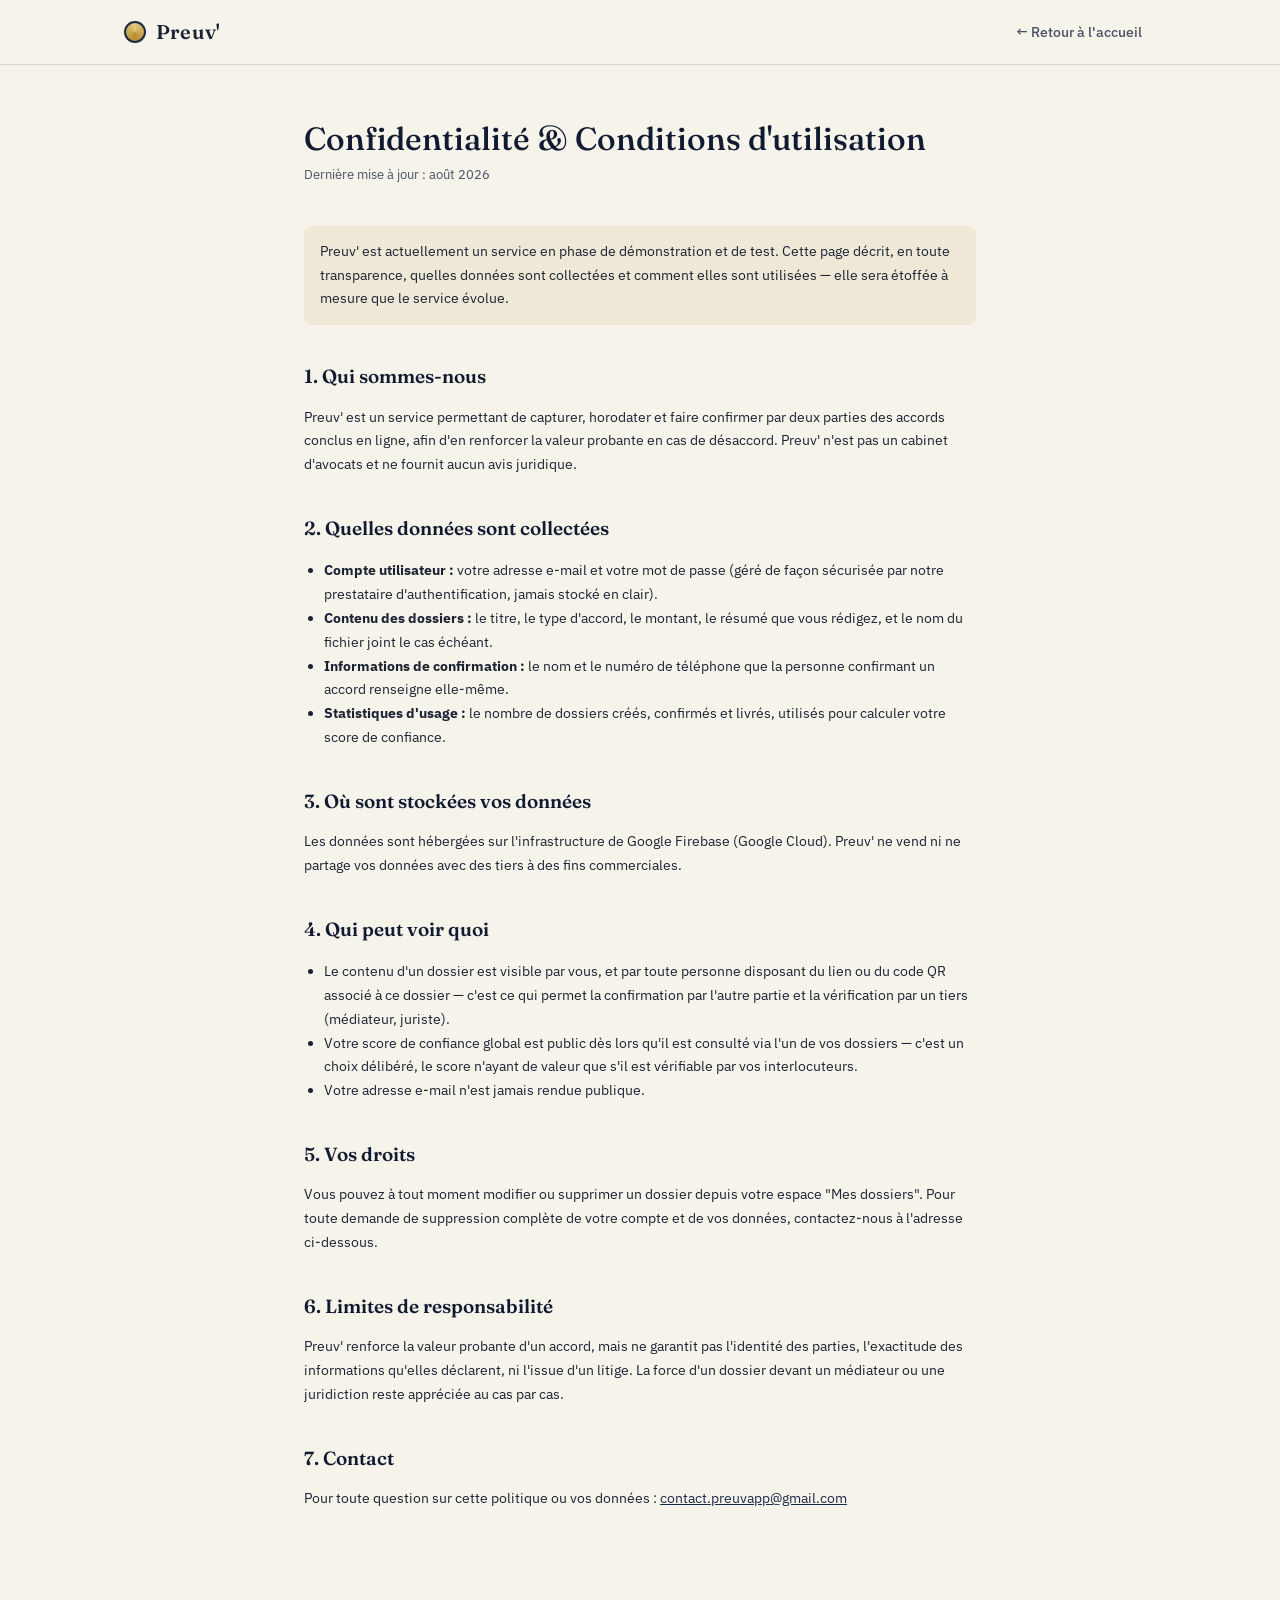
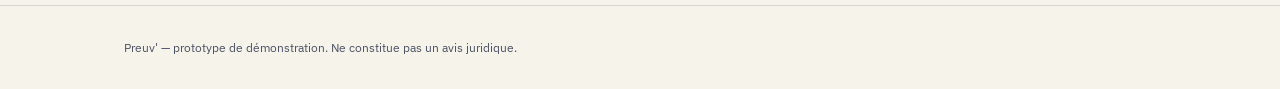
<file: confidentialite (1).html>
<!DOCTYPE html>
<html lang="fr">
<head>
<meta charset="UTF-8">
<meta name="viewport" content="width=device-width, initial-scale=1.0">
<title>Preuv' — Confidentialité & Conditions</title>
<link rel="icon" type="image/svg+xml" href="favicon.svg">
<link rel="preconnect" href="https://fonts.googleapis.com">
<link href="https://fonts.googleapis.com/css2?family=Fraunces:opsz,wght@9..144,400;9..144,500;9..144,600&family=IBM+Plex+Sans:wght@400;500;600&family=IBM+Plex+Mono:wght@400;500&display=swap" rel="stylesheet">
<link rel="stylesheet" href="styles.css">
<style>
  .legal-wrap{max-width:720px;margin:0 auto;padding:56px 24px 80px;}
  .legal-wrap h1{font-family:var(--font-display);font-size:32px;font-weight:500;color:var(--navy-deep);margin:0 0 6px;}
  .legal-wrap .maj{font-size:13px;color:var(--ink-soft);margin:0 0 40px;}
  .legal-wrap h2{font-family:var(--font-display);font-size:19px;font-weight:600;color:var(--navy-deep);margin:36px 0 12px;}
  .legal-wrap p, .legal-wrap li{font-size:14px;line-height:1.7;color:var(--ink);}
  .legal-wrap ul{padding-left:20px;}
  .legal-wrap a{color:var(--navy);}
  .legal-note{background:rgba(183,138,46,0.1);border-radius:8px;padding:14px 16px;font-size:13px;color:#8a6a1f;margin-bottom:32px;}
</style>
</head>
<body>

<header class="topbar">
  <div class="wrap topbar-inner">
    <div class="brand">
      <span class="brand-mark" aria-hidden="true"></span>
      <span class="brand-name">Preuv'</span>
    </div>
    <a href="index.html" class="nav-link" style="text-decoration:none;">← Retour à l'accueil</a>
  </div>
</header>

<main class="legal-wrap">
  <h1>Confidentialité &amp; Conditions d'utilisation</h1>
  <p class="maj">Dernière mise à jour : août 2026</p>

  <p class="legal-note">Preuv' est actuellement un service en phase de démonstration et de test. Cette page décrit, en toute transparence, quelles données sont collectées et comment elles sont utilisées — elle sera étoffée à mesure que le service évolue.</p>

  <h2>1. Qui sommes-nous</h2>
  <p>Preuv' est un service permettant de capturer, horodater et faire confirmer par deux parties des accords conclus en ligne, afin d'en renforcer la valeur probante en cas de désaccord. Preuv' n'est pas un cabinet d'avocats et ne fournit aucun avis juridique.</p>

  <h2>2. Quelles données sont collectées</h2>
  <ul>
    <li><strong>Compte utilisateur :</strong> votre adresse e-mail et votre mot de passe (géré de façon sécurisée par notre prestataire d'authentification, jamais stocké en clair).</li>
    <li><strong>Contenu des dossiers :</strong> le titre, le type d'accord, le montant, le résumé que vous rédigez, et le nom du fichier joint le cas échéant.</li>
    <li><strong>Informations de confirmation :</strong> le nom et le numéro de téléphone que la personne confirmant un accord renseigne elle-même.</li>
    <li><strong>Statistiques d'usage :</strong> le nombre de dossiers créés, confirmés et livrés, utilisés pour calculer votre score de confiance.</li>
  </ul>

  <h2>3. Où sont stockées vos données</h2>
  <p>Les données sont hébergées sur l'infrastructure de Google Firebase (Google Cloud). Preuv' ne vend ni ne partage vos données avec des tiers à des fins commerciales.</p>

  <h2>4. Qui peut voir quoi</h2>
  <ul>
    <li>Le contenu d'un dossier est visible par vous, et par toute personne disposant du lien ou du code QR associé à ce dossier — c'est ce qui permet la confirmation par l'autre partie et la vérification par un tiers (médiateur, juriste).</li>
    <li>Votre score de confiance global est public dès lors qu'il est consulté via l'un de vos dossiers — c'est un choix délibéré, le score n'ayant de valeur que s'il est vérifiable par vos interlocuteurs.</li>
    <li>Votre adresse e-mail n'est jamais rendue publique.</li>
  </ul>

  <h2>5. Vos droits</h2>
  <p>Vous pouvez à tout moment modifier ou supprimer un dossier depuis votre espace "Mes dossiers". Pour toute demande de suppression complète de votre compte et de vos données, contactez-nous à l'adresse ci-dessous.</p>

  <h2>6. Limites de responsabilité</h2>
  <p>Preuv' renforce la valeur probante d'un accord, mais ne garantit pas l'identité des parties, l'exactitude des informations qu'elles déclarent, ni l'issue d'un litige. La force d'un dossier devant un médiateur ou une juridiction reste appréciée au cas par cas.</p>

  <h2>7. Contact</h2>
  <p>Pour toute question sur cette politique ou vos données : <a href="mailto:contact.preuvapp@gmail.com">contact.preuvapp@gmail.com</a></p>
</main>

<footer class="footer">
  <div class="wrap">
    <p>Preuv' — prototype de démonstration. Ne constitue pas un avis juridique.</p>
  </div>
</footer>

</body>
</html>
</file>
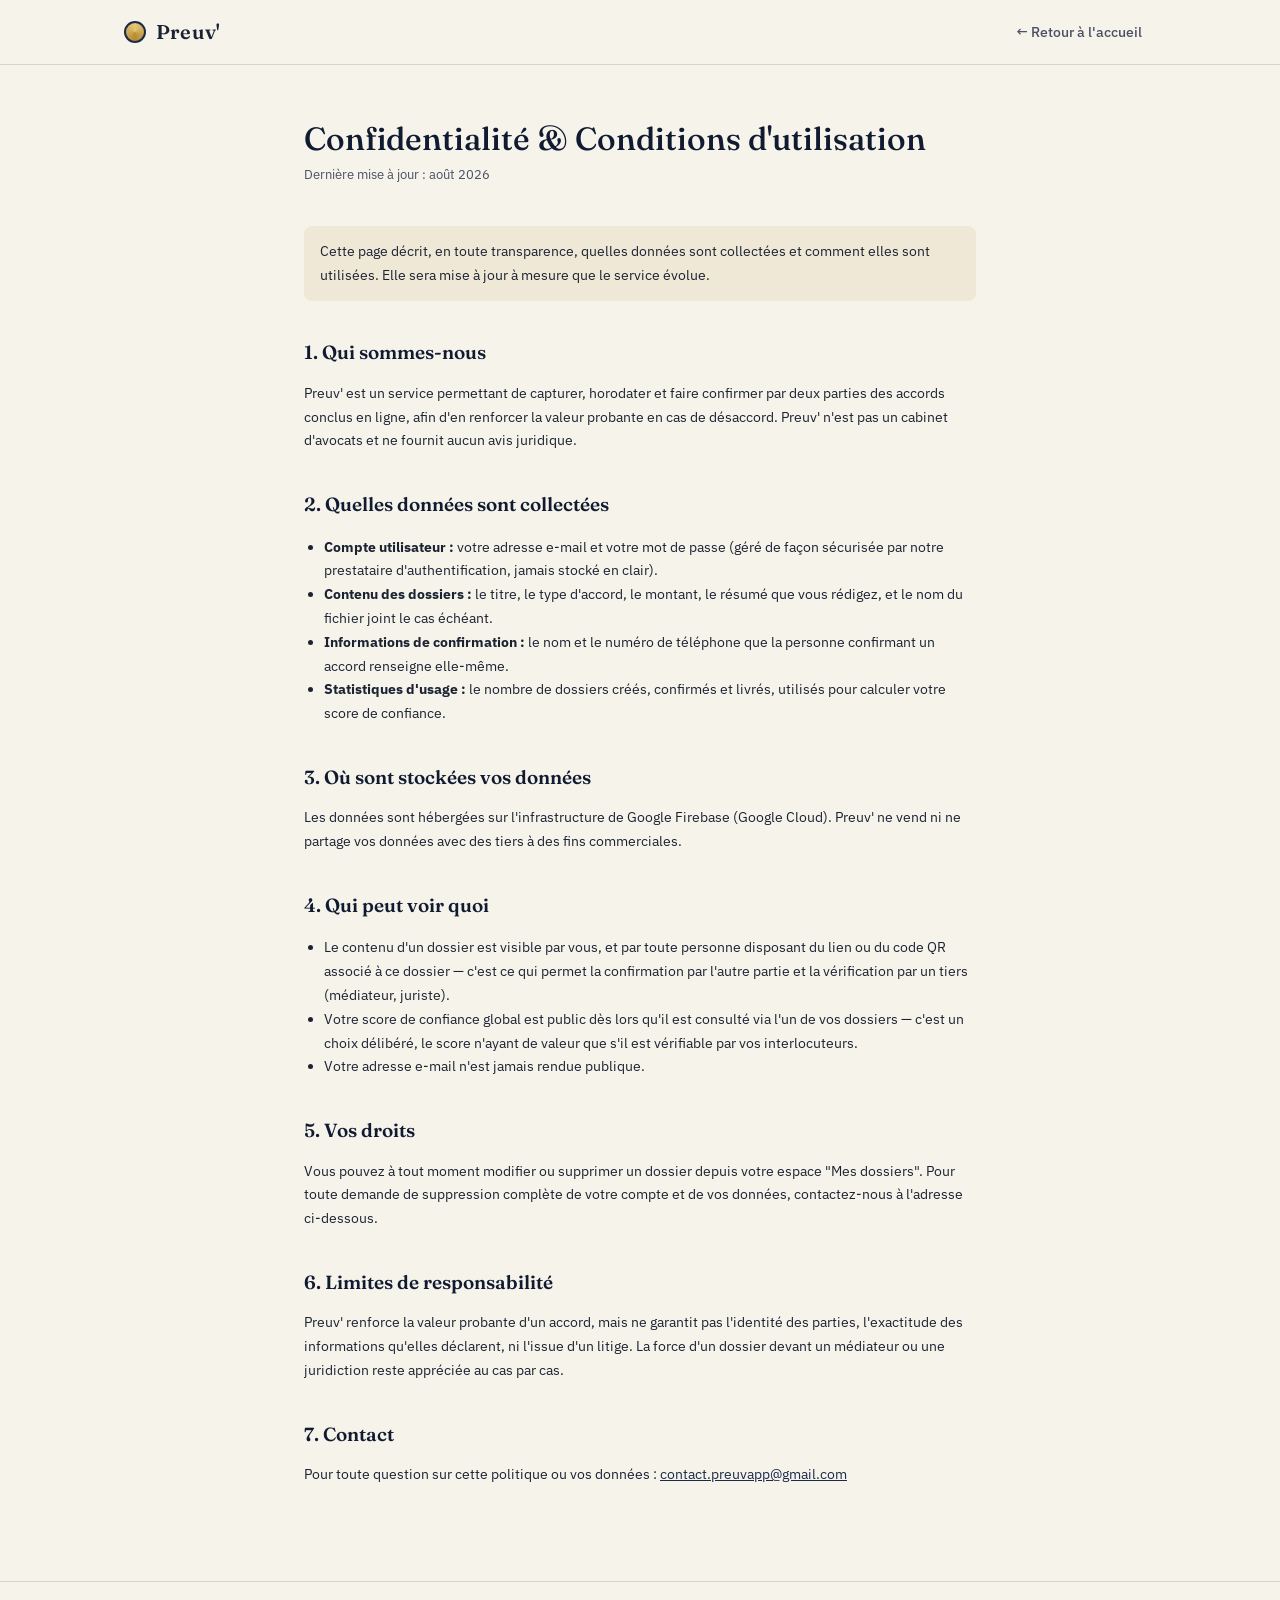
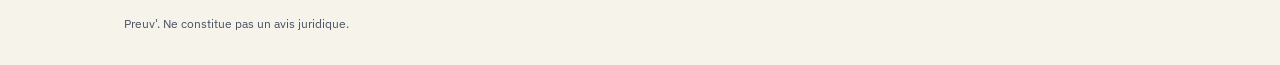
<file: confidentialite.html>
<!DOCTYPE html>
<html lang="fr">
<head>
<meta charset="UTF-8">
<meta name="viewport" content="width=device-width, initial-scale=1.0">
<title>Preuv' — Confidentialité & Conditions</title>
<link rel="icon" type="image/svg+xml" href="favicon.svg">
<link rel="preconnect" href="https://fonts.googleapis.com">
<link href="https://fonts.googleapis.com/css2?family=Fraunces:opsz,wght@9..144,400;9..144,500;9..144,600&family=IBM+Plex+Sans:wght@400;500;600&family=IBM+Plex+Mono:wght@400;500&display=swap" rel="stylesheet">
<link rel="stylesheet" href="styles.css">
<style>
  .legal-wrap{max-width:720px;margin:0 auto;padding:56px 24px 80px;}
  .legal-wrap h1{font-family:var(--font-display);font-size:32px;font-weight:500;color:var(--navy-deep);margin:0 0 6px;}
  .legal-wrap .maj{font-size:13px;color:var(--ink-soft);margin:0 0 40px;}
  .legal-wrap h2{font-family:var(--font-display);font-size:19px;font-weight:600;color:var(--navy-deep);margin:36px 0 12px;}
  .legal-wrap p, .legal-wrap li{font-size:14px;line-height:1.7;color:var(--ink);}
  .legal-wrap ul{padding-left:20px;}
  .legal-wrap a{color:var(--navy);}
  .legal-note{background:rgba(183,138,46,0.1);border-radius:8px;padding:14px 16px;font-size:13px;color:#8a6a1f;margin-bottom:32px;}
</style>
</head>
<body>

<header class="topbar">
  <div class="wrap topbar-inner">
    <div class="brand">
      <span class="brand-mark" aria-hidden="true"></span>
      <span class="brand-name">Preuv'</span>
    </div>
    <a href="index.html" class="nav-link" style="text-decoration:none;">← Retour à l'accueil</a>
  </div>
</header>

<main class="legal-wrap">
  <h1>Confidentialité &amp; Conditions d'utilisation</h1>
  <p class="maj">Dernière mise à jour : août 2026</p>

  <p class="legal-note">Cette page décrit, en toute transparence, quelles données sont collectées et comment elles sont utilisées. Elle sera mise à jour à mesure que le service évolue.</p>

  <h2>1. Qui sommes-nous</h2>
  <p>Preuv' est un service permettant de capturer, horodater et faire confirmer par deux parties des accords conclus en ligne, afin d'en renforcer la valeur probante en cas de désaccord. Preuv' n'est pas un cabinet d'avocats et ne fournit aucun avis juridique.</p>

  <h2>2. Quelles données sont collectées</h2>
  <ul>
    <li><strong>Compte utilisateur :</strong> votre adresse e-mail et votre mot de passe (géré de façon sécurisée par notre prestataire d'authentification, jamais stocké en clair).</li>
    <li><strong>Contenu des dossiers :</strong> le titre, le type d'accord, le montant, le résumé que vous rédigez, et le nom du fichier joint le cas échéant.</li>
    <li><strong>Informations de confirmation :</strong> le nom et le numéro de téléphone que la personne confirmant un accord renseigne elle-même.</li>
    <li><strong>Statistiques d'usage :</strong> le nombre de dossiers créés, confirmés et livrés, utilisés pour calculer votre score de confiance.</li>
  </ul>

  <h2>3. Où sont stockées vos données</h2>
  <p>Les données sont hébergées sur l'infrastructure de Google Firebase (Google Cloud). Preuv' ne vend ni ne partage vos données avec des tiers à des fins commerciales.</p>

  <h2>4. Qui peut voir quoi</h2>
  <ul>
    <li>Le contenu d'un dossier est visible par vous, et par toute personne disposant du lien ou du code QR associé à ce dossier — c'est ce qui permet la confirmation par l'autre partie et la vérification par un tiers (médiateur, juriste).</li>
    <li>Votre score de confiance global est public dès lors qu'il est consulté via l'un de vos dossiers — c'est un choix délibéré, le score n'ayant de valeur que s'il est vérifiable par vos interlocuteurs.</li>
    <li>Votre adresse e-mail n'est jamais rendue publique.</li>
  </ul>

  <h2>5. Vos droits</h2>
  <p>Vous pouvez à tout moment modifier ou supprimer un dossier depuis votre espace "Mes dossiers". Pour toute demande de suppression complète de votre compte et de vos données, contactez-nous à l'adresse ci-dessous.</p>

  <h2>6. Limites de responsabilité</h2>
  <p>Preuv' renforce la valeur probante d'un accord, mais ne garantit pas l'identité des parties, l'exactitude des informations qu'elles déclarent, ni l'issue d'un litige. La force d'un dossier devant un médiateur ou une juridiction reste appréciée au cas par cas.</p>

  <h2>7. Contact</h2>
  <p>Pour toute question sur cette politique ou vos données : <a href="mailto:contact.preuvapp@gmail.com">contact.preuvapp@gmail.com</a></p>
</main>

<footer class="footer">
  <div class="wrap">
    <p>Preuv'. Ne constitue pas un avis juridique.</p>
  </div>
</footer>

</body>
</html>
</file>
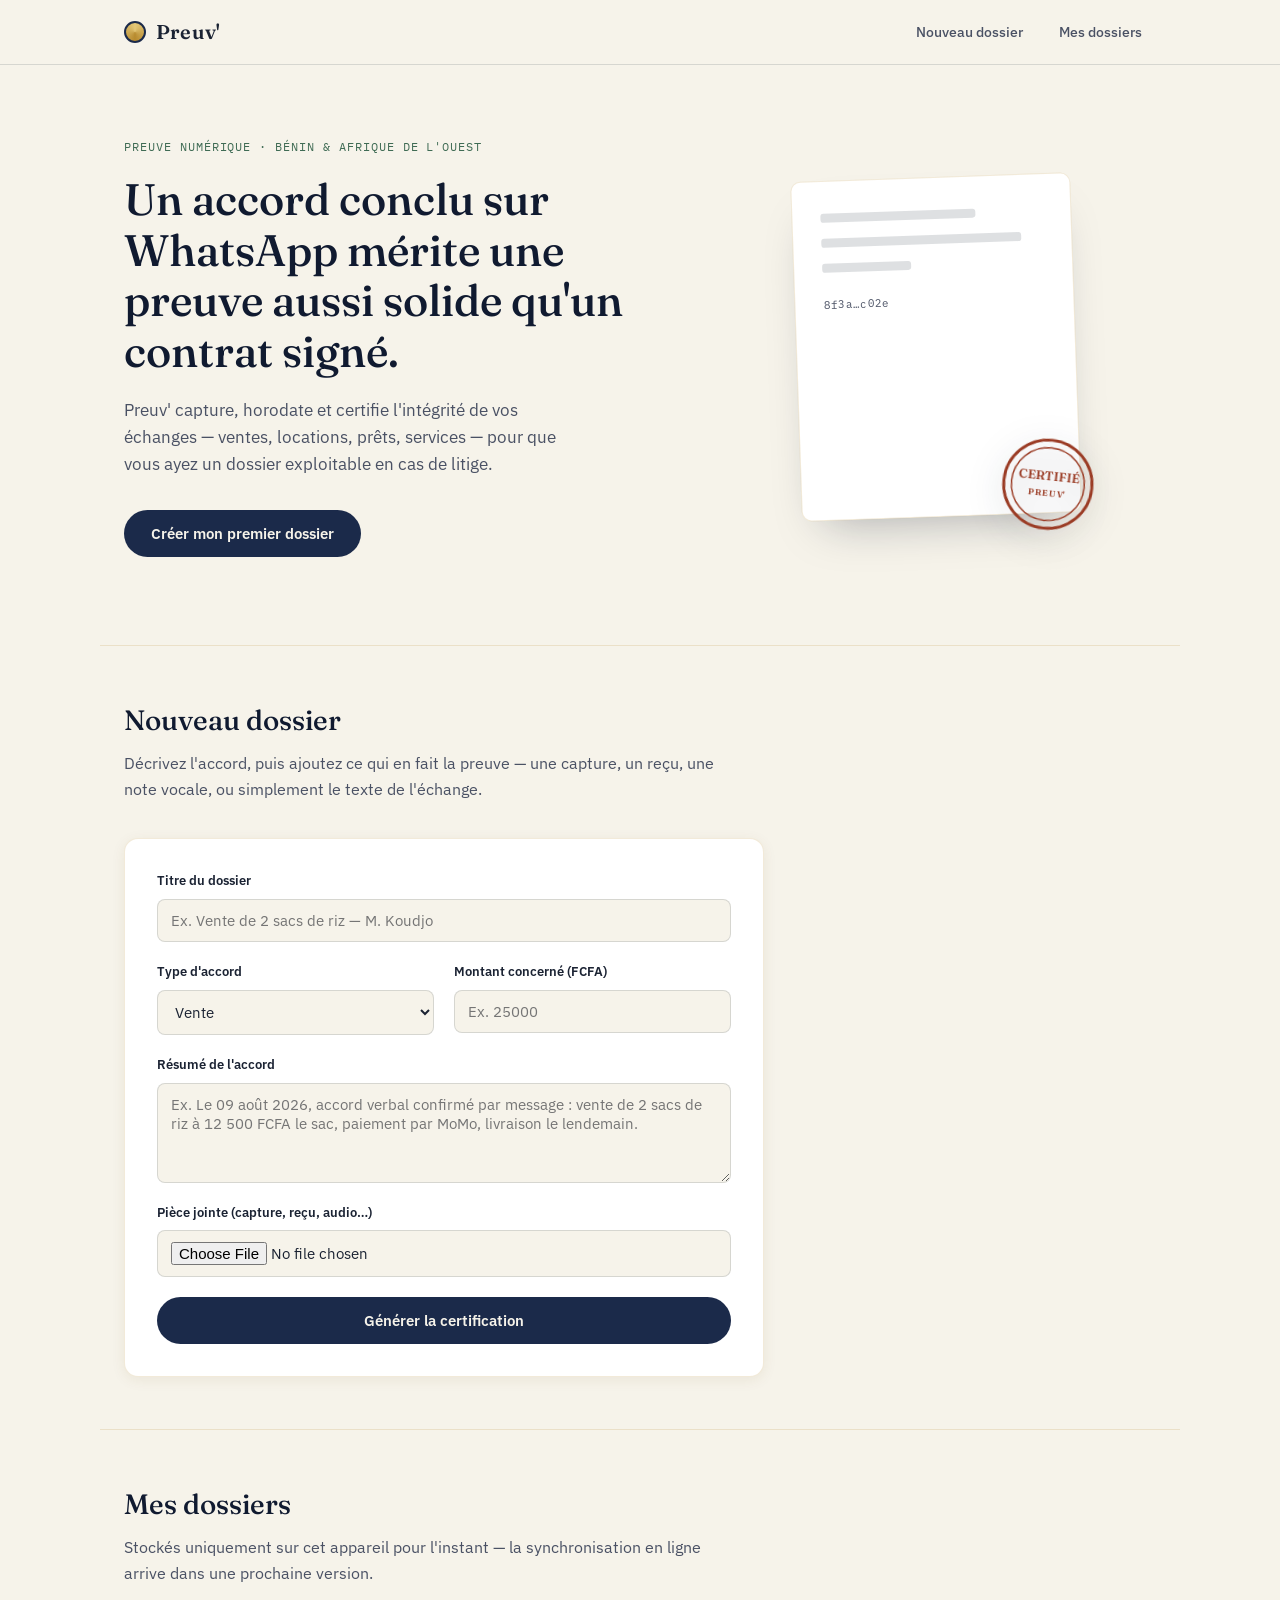
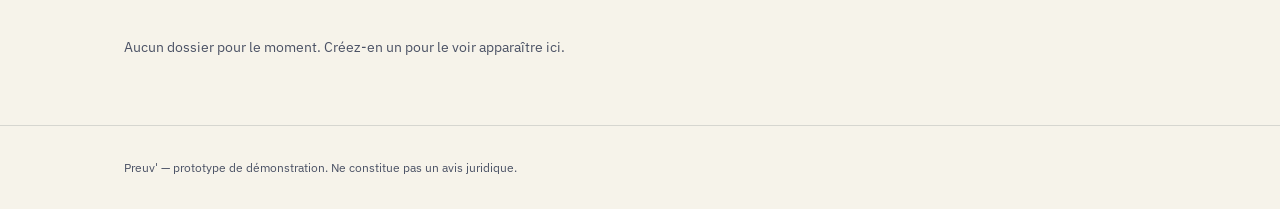
<file: index (1).html>
<!DOCTYPE html>
<html lang="fr">
<head>
<meta charset="UTF-8">
<meta name="viewport" content="width=device-width, initial-scale=1.0">
<title>Preuv' — Certifiez vos échanges</title>
<link rel="icon" type="image/svg+xml" href="favicon.svg">
<link rel="preconnect" href="https://fonts.googleapis.com">
<link href="https://fonts.googleapis.com/css2?family=Fraunces:opsz,wght@9..144,400;9..144,500;9..144,600&family=IBM+Plex+Sans:wght@400;500;600&family=IBM+Plex+Mono:wght@400;500&display=swap" rel="stylesheet">
<link rel="stylesheet" href="styles.css">
</head>
<body>

<header class="topbar">
  <div class="wrap topbar-inner">
    <div class="brand">
      <span class="brand-mark" aria-hidden="true"></span>
      <span class="brand-name">Preuv'</span>
    </div>
    <nav class="topnav">
      <button class="nav-link" data-goto="creer">Nouveau dossier</button>
      <button class="nav-link" data-goto="dossiers">Mes dossiers</button>
    </nav>
  </div>
</header>

<main>

  <section class="hero wrap">
    <div class="hero-text">
      <p class="eyebrow">Preuve numérique · Bénin &amp; Afrique de l'Ouest</p>
      <h1>Un accord conclu sur WhatsApp mérite une preuve aussi solide qu'un contrat signé.</h1>
      <p class="lede">Preuv' capture, horodate et certifie l'intégrité de vos échanges — ventes, locations, prêts, services — pour que vous ayez un dossier exploitable en cas de litige.</p>
      <button class="btn btn-primary" data-goto="creer">Créer mon premier dossier</button>
    </div>
    <div class="hero-visual" aria-hidden="true">
      <div class="doc-card">
        <div class="doc-line w-70"></div>
        <div class="doc-line w-90"></div>
        <div class="doc-line w-40"></div>
        <div class="doc-hash">8f3a…c02e</div>
        <div class="seal" id="heroSeal">
          <svg viewBox="0 0 100 100" class="seal-svg">
            <circle cx="50" cy="50" r="46" />
            <circle cx="50" cy="50" r="38" />
            <text x="50" y="46" text-anchor="middle" class="seal-text">CERTIFIÉ</text>
            <text x="50" y="62" text-anchor="middle" class="seal-text seal-text-sm">PREUV'</text>
          </svg>
        </div>
      </div>
    </div>
  </section>

  <section id="creer" class="panel wrap">
    <h2>Nouveau dossier</h2>
    <p class="panel-sub">Décrivez l'accord, puis ajoutez ce qui en fait la preuve — une capture, un reçu, une note vocale, ou simplement le texte de l'échange.</p>

    <form id="dossierForm" class="form-card">
      <label class="field">
        <span class="field-label">Titre du dossier</span>
        <input type="text" id="titre" placeholder="Ex. Vente de 2 sacs de riz — M. Koudjo" required>
      </label>

      <div class="field-row">
        <label class="field">
          <span class="field-label">Type d'accord</span>
          <select id="type">
            <option>Vente</option>
            <option>Location</option>
            <option>Prêt / dette</option>
            <option>Service</option>
            <option>Autre</option>
          </select>
        </label>
        <label class="field">
          <span class="field-label">Montant concerné (FCFA)</span>
          <input type="number" id="montant" placeholder="Ex. 25000">
        </label>
      </div>

      <label class="field">
        <span class="field-label">Résumé de l'accord</span>
        <textarea id="texte" rows="4" placeholder="Ex. Le 09 août 2026, accord verbal confirmé par message : vente de 2 sacs de riz à 12 500 FCFA le sac, paiement par MoMo, livraison le lendemain."></textarea>
      </label>

      <label class="field">
        <span class="field-label">Pièce jointe (capture, reçu, audio…)</span>
        <input type="file" id="fichier">
      </label>

      <button type="submit" class="btn btn-primary">Générer la certification</button>
    </form>

    <div id="resultat" class="result-card hidden">
      <div class="result-seal-wrap">
        <div class="seal seal-small">
          <svg viewBox="0 0 100 100" class="seal-svg">
            <circle cx="50" cy="50" r="46" />
            <circle cx="50" cy="50" r="38" />
            <text x="50" y="46" text-anchor="middle" class="seal-text">CERTIFIÉ</text>
            <text x="50" y="62" text-anchor="middle" class="seal-text seal-text-sm">PREUV'</text>
          </svg>
        </div>
      </div>
      <h3 id="resTitre">—</h3>
      <dl class="result-grid">
        <div><dt>Horodatage</dt><dd id="resDate">—</dd></div>
        <div><dt>Empreinte numérique (SHA-256)</dt><dd id="resHash" class="mono">—</dd></div>
        <div><dt>Force du dossier</dt><dd id="resForce">—</dd></div>
      </dl>
      <p id="resConseil" class="conseil"></p>
      <div class="result-actions">
        <button class="btn btn-ghost" id="btnImprimer">Exporter en PDF</button>
        <button class="btn btn-ghost" id="btnNouveau">Créer un autre dossier</button>
      </div>
    </div>
  </section>

  <section id="dossiers" class="panel wrap">
    <h2>Mes dossiers</h2>
    <p class="panel-sub">Stockés uniquement sur cet appareil pour l'instant — la synchronisation en ligne arrive dans une prochaine version.</p>
    <div id="listeDossiers" class="dossiers-list">
      <p class="empty">Aucun dossier pour le moment. Créez-en un pour le voir apparaître ici.</p>
    </div>
  </section>

</main>

<footer class="footer">
  <div class="wrap">
    <p>Preuv' — prototype de démonstration. Ne constitue pas un avis juridique.</p>
  </div>
</footer>

<script src="app.js"></script>
</body>
</html>
</file>
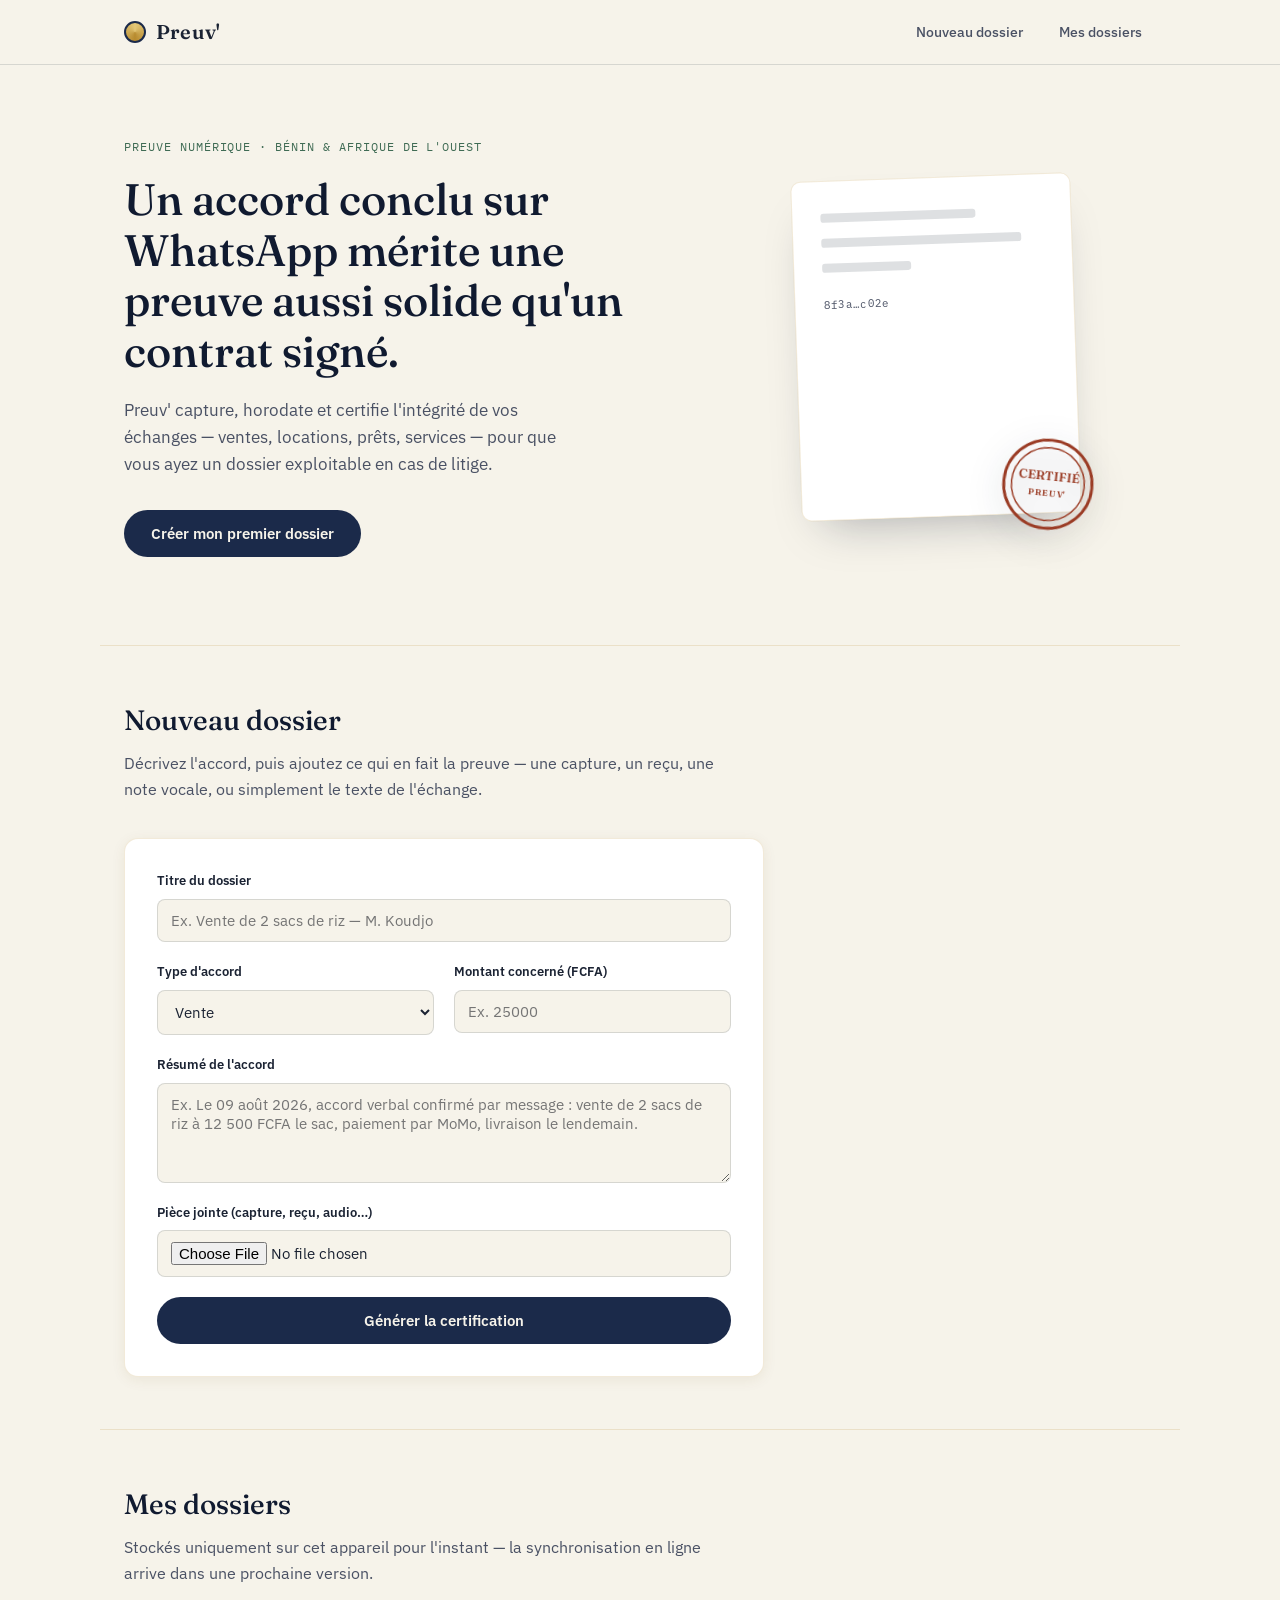
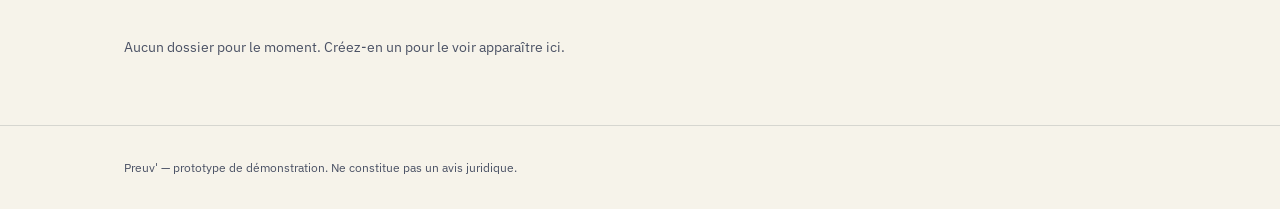
<file: index (2).html>
<!DOCTYPE html>
<html lang="fr">
<head>
<meta charset="UTF-8">
<meta name="viewport" content="width=device-width, initial-scale=1.0">
<title>Preuv' — Certifiez vos échanges</title>
<link rel="icon" type="image/svg+xml" href="favicon.svg">
<link rel="preconnect" href="https://fonts.googleapis.com">
<link href="https://fonts.googleapis.com/css2?family=Fraunces:opsz,wght@9..144,400;9..144,500;9..144,600&family=IBM+Plex+Sans:wght@400;500;600&family=IBM+Plex+Mono:wght@400;500&display=swap" rel="stylesheet">
<link rel="stylesheet" href="styles.css">
</head>
<body>

<header class="topbar" id="topbarNormal">
  <div class="wrap topbar-inner">
    <div class="brand">
      <span class="brand-mark" aria-hidden="true"></span>
      <span class="brand-name">Preuv'</span>
    </div>
    <nav class="topnav">
      <button class="nav-link" data-goto="creer">Nouveau dossier</button>
      <button class="nav-link" data-goto="dossiers">Mes dossiers</button>
    </nav>
  </div>
</header>

<div id="vueConfirmation" class="overlay-view hidden">
  <div class="wrap overlay-wrap">
    <div class="brand brand-center">
      <span class="brand-mark" aria-hidden="true"></span>
      <span class="brand-name">Preuv'</span>
    </div>
    <div class="confirm-card">
      <p class="eyebrow">Dossier à confirmer</p>
      <h2 id="cfTitre">—</h2>
      <dl class="result-grid">
        <div><dt>Type d'accord</dt><dd id="cfType">—</dd></div>
        <div><dt>Montant concerné</dt><dd id="cfMontant">—</dd></div>
        <div><dt>Résumé</dt><dd id="cfTexte">—</dd></div>
        <div><dt>Certifié le</dt><dd id="cfDate">—</dd></div>
        <div><dt>Empreinte numérique</dt><dd id="cfHash" class="mono">—</dd></div>
      </dl>
      <p class="conseil">Vérifiez que ces informations correspondent bien à votre accord avant de confirmer. Une fois confirmé, un certificat horodaté sera généré à votre nom.</p>

      <form id="confirmForm" class="form-card form-card-inline">
        <label class="field">
          <span class="field-label">Votre nom</span>
          <input type="text" id="cfNom" placeholder="Ex. Adjovi Marcel" required>
        </label>
        <label class="field">
          <span class="field-label">Votre téléphone</span>
          <input type="text" id="cfTel" placeholder="Ex. 97 00 00 00" required>
        </label>
        <button type="submit" class="btn btn-primary">Je confirme cet accord</button>
      </form>
    </div>

    <div id="cfResultat" class="confirm-card hidden">
      <div class="result-seal-wrap">
        <div class="seal seal-small">
          <svg viewBox="0 0 100 100" class="seal-svg">
            <circle cx="50" cy="50" r="46" />
            <circle cx="50" cy="50" r="38" />
            <text x="50" y="46" text-anchor="middle" class="seal-text">CONFIRMÉ</text>
            <text x="50" y="62" text-anchor="middle" class="seal-text seal-text-sm">PREUV'</text>
          </svg>
        </div>
      </div>
      <h3>Confirmation enregistrée</h3>
      <p class="conseil">Renvoyez ce lien à la personne qui vous a envoyé le dossier — il lui permettra de vérifier et d'ajouter votre confirmation à son dossier.</p>
      <div class="share-block">
        <div class="share-row">
          <input type="text" id="cfShareLink" class="share-input" readonly>
          <button class="btn btn-primary btn-small" id="btnCopierConfirm">Copier le lien</button>
        </div>
      </div>
      <button class="btn btn-ghost" id="btnImprimerConfirm">Exporter en PDF</button>
    </div>
  </div>
</div>

<div id="vueVerification" class="overlay-view hidden">
  <div class="wrap overlay-wrap">
    <div class="brand brand-center">
      <span class="brand-mark" aria-hidden="true"></span>
      <span class="brand-name">Preuv'</span>
    </div>
    <div class="confirm-card" id="vfCarteValide">
      <div class="result-seal-wrap">
        <div class="seal seal-small">
          <svg viewBox="0 0 100 100" class="seal-svg">
            <circle cx="50" cy="50" r="46" />
            <circle cx="50" cy="50" r="38" />
            <text x="50" y="46" text-anchor="middle" class="seal-text">VÉRIFIÉ</text>
            <text x="50" y="62" text-anchor="middle" class="seal-text seal-text-sm">PREUV'</text>
          </svg>
        </div>
      </div>
      <h3>Confirmation vérifiée ✓</h3>
      <dl class="result-grid">
        <div><dt>Confirmé par</dt><dd id="vfNom">—</dd></div>
        <div><dt>Téléphone</dt><dd id="vfTel">—</dd></div>
        <div><dt>Confirmé le</dt><dd id="vfDate">—</dd></div>
        <div><dt>Empreinte du dossier d'origine</dt><dd id="vfHashOrigine" class="mono">—</dd></div>
      </dl>
      <p class="conseil">L'empreinte de cette confirmation correspond exactement à votre dossier d'origine — elle n'a pas été modifiée. Vous avez maintenant une preuve à deux parties.</p>
      <button class="btn btn-primary" id="btnEnregistrerConfirmation">Enregistrer dans mon dossier</button>
      <button class="btn btn-ghost" id="btnImprimerVerif">Exporter en PDF</button>
    </div>
    <div class="confirm-card hidden" id="vfCarteInvalide">
      <h3>⚠️ Cette confirmation ne correspond à aucun dossier valide</h3>
      <p class="conseil weak">Le lien semble corrompu ou a été modifié. Redemandez un nouveau lien à la personne concernée.</p>
    </div>
  </div>
</div>

<main id="mainNormal">

  <section class="hero wrap">
    <div class="hero-text">
      <p class="eyebrow">Preuve numérique · Bénin &amp; Afrique de l'Ouest</p>
      <h1>Un accord conclu sur WhatsApp mérite une preuve aussi solide qu'un contrat signé.</h1>
      <p class="lede">Preuv' capture, horodate et certifie l'intégrité de vos échanges — ventes, locations, prêts, services — pour que vous ayez un dossier exploitable en cas de litige.</p>
      <button class="btn btn-primary" data-goto="creer">Créer mon premier dossier</button>
    </div>
    <div class="hero-visual" aria-hidden="true">
      <div class="doc-card">
        <div class="doc-line w-70"></div>
        <div class="doc-line w-90"></div>
        <div class="doc-line w-40"></div>
        <div class="doc-hash">8f3a…c02e</div>
        <div class="seal" id="heroSeal">
          <svg viewBox="0 0 100 100" class="seal-svg">
            <circle cx="50" cy="50" r="46" />
            <circle cx="50" cy="50" r="38" />
            <text x="50" y="46" text-anchor="middle" class="seal-text">CERTIFIÉ</text>
            <text x="50" y="62" text-anchor="middle" class="seal-text seal-text-sm">PREUV'</text>
          </svg>
        </div>
      </div>
    </div>
  </section>

  <section id="creer" class="panel wrap">
    <h2>Nouveau dossier</h2>
    <p class="panel-sub">Décrivez l'accord, puis ajoutez ce qui en fait la preuve — une capture, un reçu, une note vocale, ou simplement le texte de l'échange.</p>

    <form id="dossierForm" class="form-card">
      <label class="field">
        <span class="field-label">Titre du dossier</span>
        <input type="text" id="titre" placeholder="Ex. Vente de 2 sacs de riz — M. Koudjo" required>
      </label>

      <div class="field-row">
        <label class="field">
          <span class="field-label">Type d'accord</span>
          <select id="type">
            <option>Vente</option>
            <option>Location</option>
            <option>Prêt / dette</option>
            <option>Service</option>
            <option>Autre</option>
          </select>
        </label>
        <label class="field">
          <span class="field-label">Montant concerné (FCFA)</span>
          <input type="number" id="montant" placeholder="Ex. 25000">
        </label>
      </div>

      <label class="field">
        <span class="field-label">Résumé de l'accord</span>
        <textarea id="texte" rows="4" placeholder="Ex. Le 09 août 2026, accord verbal confirmé par message : vente de 2 sacs de riz à 12 500 FCFA le sac, paiement par MoMo, livraison le lendemain."></textarea>
      </label>

      <label class="field">
        <span class="field-label">Pièce jointe (capture, reçu, audio…)</span>
        <input type="file" id="fichier">
      </label>

      <button type="submit" class="btn btn-primary">Générer la certification</button>
    </form>

    <div id="resultat" class="result-card hidden">
      <div class="result-seal-wrap">
        <div class="seal seal-small">
          <svg viewBox="0 0 100 100" class="seal-svg">
            <circle cx="50" cy="50" r="46" />
            <circle cx="50" cy="50" r="38" />
            <text x="50" y="46" text-anchor="middle" class="seal-text">CERTIFIÉ</text>
            <text x="50" y="62" text-anchor="middle" class="seal-text seal-text-sm">PREUV'</text>
          </svg>
        </div>
      </div>
      <h3 id="resTitre">—</h3>
      <dl class="result-grid">
        <div><dt>Horodatage</dt><dd id="resDate">—</dd></div>
        <div><dt>Empreinte numérique (SHA-256)</dt><dd id="resHash" class="mono">—</dd></div>
        <div><dt>Force du dossier</dt><dd id="resForce">—</dd></div>
      </dl>
      <p id="resConseil" class="conseil"></p>
      <div class="share-block">
        <p class="share-label">Envoyer à l'autre partie pour confirmation</p>
        <div class="share-row">
          <input type="text" id="shareLink" class="share-input" readonly>
          <button class="btn btn-primary btn-small" id="btnCopierLien">Copier le lien</button>
        </div>
        <p class="share-hint">L'autre partie ouvre ce lien, vérifie les détails, et confirme l'accord de son côté — ça crée une preuve à deux, bien plus solide qu'un dossier créé seul.</p>
      </div>

      <div class="result-actions">
        <button class="btn btn-ghost" id="btnImprimer">Exporter en PDF</button>
        <button class="btn btn-ghost" id="btnNouveau">Créer un autre dossier</button>
      </div>
    </div>
  </section>

  <section id="dossiers" class="panel wrap">
    <h2>Mes dossiers</h2>
    <p class="panel-sub">Stockés uniquement sur cet appareil pour l'instant — la synchronisation en ligne arrive dans une prochaine version.</p>
    <div id="listeDossiers" class="dossiers-list">
      <p class="empty">Aucun dossier pour le moment. Créez-en un pour le voir apparaître ici.</p>
    </div>
  </section>

</main>

<footer class="footer" id="footerNormal">
  <div class="wrap">
    <p>Preuv' — prototype de démonstration. Ne constitue pas un avis juridique.</p>
  </div>
</footer>

<script src="app.js"></script>
</body>
</html>
</file>
<file: styles.css>
:root{
  --paper: #F6F3EA;
  --ink: #1B2333;
  --ink-soft: #4A5164;
  --navy: #1B2A4A;
  --navy-deep: #101A30;
  --brass: #B78A2E;
  --brass-light: #E4C878;
  --sage: #3F6B54;
  --rust: #9A3B24;
  --line: rgba(27,35,51,0.14);
  --line-chaude: rgba(183,138,46,0.18);
  --ombre-papier: 0 3px 14px rgba(101,79,31,0.08);
  --radius: 14px;
  --font-display: "Fraunces", serif;
  --font-body: "IBM Plex Sans", sans-serif;
  --font-mono: "IBM Plex Mono", monospace;
}

*{box-sizing:border-box;}
html{scroll-behavior:smooth;}
body{
  margin:0;
  background:var(--paper);
  color:var(--ink);
  font-family:var(--font-body);
  line-height:1.6;
  -webkit-font-smoothing:antialiased;
}

.wrap{
  max-width:1080px;
  margin:0 auto;
  padding:0 24px;
}

/* Topbar */
.topbar{
  border-bottom:1px solid var(--line);
  background:var(--paper);
  position:sticky;
  top:0;
  z-index:10;
}
.topbar-inner{
  display:flex;
  align-items:center;
  justify-content:space-between;
  height:64px;
}
.brand{display:flex;align-items:center;gap:10px;}
.brand-mark{
  width:22px;height:22px;border-radius:50%;
  background:conic-gradient(from 180deg, var(--brass), var(--brass-light), var(--brass));
  border:2px solid var(--navy);
}
.brand-name{
  font-family:var(--font-display);
  font-weight:600;
  font-size:20px;
  letter-spacing:0.01em;
}
.topnav{display:flex;gap:8px;}
.nav-link{
  background:none;border:none;cursor:pointer;
  font-family:var(--font-body);font-size:14px;font-weight:500;
  color:var(--ink-soft);padding:8px 14px;border-radius:999px;
  transition:background 0.15s ease, color 0.15s ease;
}
.nav-link:hover{background:var(--line);color:var(--ink);}

/* Hero */
.hero{
  display:grid;
  grid-template-columns:1.1fr 0.9fr;
  gap:56px;
  align-items:center;
  padding:72px 24px 88px;
}
.eyebrow{
  font-family:var(--font-mono);
  font-size:12px;
  letter-spacing:0.08em;
  text-transform:uppercase;
  color:var(--sage);
  margin:0 0 18px;
}
h1{
  font-family:var(--font-display);
  font-size:clamp(30px, 4vw, 44px);
  font-weight:500;
  line-height:1.15;
  margin:0 0 20px;
  color:var(--navy-deep);
}
.lede{
  font-size:17px;
  color:var(--ink-soft);
  max-width:46ch;
  margin:0 0 32px;
}

.btn{
  font-family:var(--font-body);
  font-weight:600;
  font-size:15px;
  border-radius:999px;
  padding:13px 26px;
  border:1px solid transparent;
  cursor:pointer;
  transition:transform 0.12s ease, box-shadow 0.12s ease, background 0.15s ease;
}
.btn:active{transform:scale(0.98);}
.btn-primary{
  background:var(--navy);
  color:var(--paper);
}
.btn-primary:hover{background:var(--navy-deep);}
.btn-ghost{
  background:transparent;
  border-color:var(--line);
  color:var(--ink);
}
.btn-ghost:hover{border-color:var(--navy);}
.btn-whatsapp{
  display:inline-flex;
  align-items:center;
  justify-content:center;
  gap:8px;
  background:#25D366;
  color:#fff;
  text-decoration:none;
}
.btn-whatsapp:hover{background:#1fb958;}

/* Hero visual: document card with seal */
.hero-visual{display:flex;justify-content:center;}
.doc-card{
  position:relative;
  width:280px;
  min-height:340px;
  background:#fff;
  border:1px solid var(--line-chaude);
  box-shadow:var(--ombre-papier);
  border-radius:10px;
  box-shadow:0 24px 48px -24px rgba(16,26,48,0.35);
  padding:32px 28px;
  transform:rotate(-2deg);
}
.doc-line{height:9px;border-radius:3px;background:var(--line);margin-bottom:16px;}
.w-70{width:70%;} .w-90{width:90%;} .w-40{width:40%;}
.doc-hash{
  font-family:var(--font-mono);
  font-size:11px;
  color:var(--ink-soft);
  margin-top:24px;
  letter-spacing:0.03em;
}
.seal{
  position:absolute;
  bottom:-20px;
  right:-16px;
  width:96px;height:96px;
  transform:rotate(8deg);
  filter:drop-shadow(0 8px 16px rgba(16,26,48,0.3));
  animation:stampIn 0.7s cubic-bezier(.2,1.4,.4,1) 0.5s both;
}
.seal-small{position:static;width:72px;height:72px;transform:none;margin:0 auto;animation:stampIn 0.5s cubic-bezier(.2,1.4,.4,1) both;}
@keyframes stampIn{
  0%{opacity:0;transform:scale(2) rotate(8deg);}
  60%{opacity:1;}
  100%{opacity:1;transform:scale(1) rotate(8deg);}
}
.seal-svg circle{fill:none;stroke:var(--rust);}
.seal-svg circle:first-of-type{stroke-width:3;}
.seal-svg circle:last-of-type{stroke-width:1.5;}
.seal-text{
  font-family:var(--font-display);
  font-size:13px;
  fill:var(--rust);
  font-weight:600;
}
.seal-text-sm{font-size:9px;letter-spacing:0.06em;}

/* Panels */
.panel{padding:52px 24px;border-top:1px solid var(--line-chaude);}
.panel h2{
  font-family:var(--font-display);
  font-size:28px;
  font-weight:500;
  margin:0 0 8px;
  color:var(--navy-deep);
}
.panel-sub{color:var(--ink-soft);margin:0 0 36px;max-width:60ch;}

/* Form */
.form-card{
  background:#fff;
  border:1px solid var(--line-chaude);
  box-shadow:var(--ombre-papier);
  border-radius:var(--radius);
  padding:32px;
  max-width:640px;
  display:flex;
  flex-direction:column;
  gap:20px;
}
.field{display:flex;flex-direction:column;gap:7px;}
.field-label{font-size:13px;font-weight:600;color:var(--ink);}
.field-row{display:grid;grid-template-columns:1fr 1fr;gap:20px;}
input[type=text], input[type=number], input[type=file], select, textarea{
  font-family:var(--font-body);
  font-size:15px;
  padding:11px 13px;
  border:1px solid var(--line);
  border-radius:8px;
  background:var(--paper);
  color:var(--ink);
}
input:focus, select:focus, textarea:focus{
  outline:2px solid var(--navy);
  outline-offset:1px;
}
textarea{resize:vertical;font-family:var(--font-body);}

/* Result card */
.result-card{
  margin-top:32px;
  max-width:640px;
  background:#fff;
  border:1px solid var(--line-chaude);
  box-shadow:var(--ombre-papier);
  border-radius:var(--radius);
  padding:36px 32px;
  text-align:center;
}
.result-card.hidden{display:none;}
.result-seal-wrap{margin-bottom:10px;}
.result-card h3{
  font-family:var(--font-display);
  font-weight:500;
  font-size:20px;
  margin:8px 0 24px;
}
.result-grid{
  display:grid;
  gap:16px;
  text-align:left;
  margin:0 0 20px;
}
.result-grid dt{font-size:12px;color:var(--ink-soft);margin-bottom:3px;}
.result-grid dd{margin:0;font-size:14px;}
.mono{font-family:var(--font-mono);word-break:break-all;}
.conseil{
  font-size:13px;
  color:var(--sage);
  background:rgba(63,107,84,0.09);
  border-radius:8px;
  padding:12px 14px;
  text-align:left;
  margin:0 0 24px;
}
.conseil.weak{color:var(--rust);background:rgba(154,59,36,0.09);}
.result-actions{display:flex;gap:12px;justify-content:center;flex-wrap:wrap;}

/* Dossiers list */
.dossiers-list{display:flex;flex-direction:column;gap:12px;max-width:640px;}
.empty{color:var(--ink-soft);font-size:14px;}
.edit-notice{
  font-size:13px;
  color:var(--brass);
  background:rgba(183,138,46,0.12);
  border-radius:8px;
  padding:12px 14px;
  max-width:640px;
  margin:0 0 20px;
}
.edit-notice.hidden{display:none;}
.dossier-item{
  background:#fff;
  border:1px solid var(--line-chaude);
  box-shadow:var(--ombre-papier);
  border-radius:10px;
  padding:16px 18px;
  display:flex;
  justify-content:space-between;
  align-items:center;
  gap:16px;
  flex-wrap:wrap;
}
.di-info .di-title{font-weight:600;font-size:14px;}
.di-info .di-meta{font-size:12px;color:var(--ink-soft);margin-top:3px;}
.di-info .di-hash{font-family:var(--font-mono);font-size:11px;color:var(--ink-soft);margin-top:3px;}
.di-actions{display:flex;gap:6px;flex-shrink:0;}
.di-btn{
  font-family:var(--font-body);
  font-size:12px;
  font-weight:600;
  padding:7px 12px;
  border-radius:999px;
  border:1px solid var(--line);
  background:transparent;
  color:var(--ink);
  cursor:pointer;
}
.di-btn:hover{border-color:var(--navy);}
.di-btn-danger{color:var(--rust);}
.di-btn-danger:hover{border-color:var(--rust);}

/* Assistant de détection de risque */
.risque-block{
  background:var(--paper);
  border:1px solid var(--line-chaude);
  box-shadow:var(--ombre-papier);
  border-radius:10px;
  padding:16px;
}
.risque-block-result{margin:0 0 24px;text-align:left;}
.risque-titre{font-size:13px;font-weight:600;margin:0 0 10px;}
.risque-panel{display:flex;flex-direction:column;gap:8px;}
.alerte-item{
  display:flex;
  gap:8px;
  align-items:flex-start;
  font-size:13px;
  line-height:1.5;
  padding:10px 12px;
  border-radius:8px;
}
.alerte-alerte{background:rgba(154,59,36,0.09);color:var(--rust);}
.alerte-conseil{background:rgba(183,138,46,0.1);color:#8a6a1f;}
.alerte-ok{font-size:13px;color:var(--sage);margin:0;padding:8px 4px;}
.alerte-icone{flex-shrink:0;}

/* QR code */
.qr-box{
  width:96px;
  margin:0 auto 6px;
  display:flex;
  justify-content:center;
}
.qr-caption{
  font-size:11px;
  color:var(--ink-soft);
  text-align:center;
  margin:0 0 24px;
}
.badge-confirme{
  display:inline-block;
  font-size:11px;
  font-weight:600;
  color:var(--sage);
  background:rgba(63,107,84,0.12);
  padding:2px 8px;
  border-radius:999px;
  margin-left:6px;
}

/* Footer */
.footer{padding:32px 24px;border-top:1px solid var(--line);}
.footer p{font-size:12px;color:var(--ink-soft);margin:0;}

/* Share block */
.share-block{
  margin-top:28px;
  padding-top:24px;
  border-top:1px dashed var(--line);
  text-align:left;
}
.share-label{font-size:13px;font-weight:600;margin:0 0 10px;}
.share-row{display:flex;gap:8px;flex-wrap:wrap;}
.share-input{
  flex:1;
  min-width:0;
  font-family:var(--font-mono);
  font-size:12px;
  padding:10px 12px;
  border:1px solid var(--line);
  border-radius:8px;
  background:var(--paper);
  color:var(--ink-soft);
}
.btn-small{padding:10px 18px;font-size:13px;white-space:nowrap;}
.share-hint{font-size:12px;color:var(--ink-soft);margin:10px 0 0;}

/* Overlay views (confirmation / vérification) */
.overlay-view{
  min-height:100vh;
  background:var(--paper);
  padding:48px 0 64px;
}
.overlay-view.hidden{display:none;}
.overlay-wrap{max-width:620px;}
.brand-center{justify-content:center;margin-bottom:40px;}
.confirm-card{
  background:#fff;
  border:1px solid var(--line-chaude);
  box-shadow:var(--ombre-papier);
  border-radius:var(--radius);
  padding:36px 32px;
  margin-bottom:24px;
  text-align:center;
}
.confirm-card h2{
  font-family:var(--font-display);
  font-weight:500;
  font-size:24px;
  margin:6px 0 24px;
}
.confirm-card .result-grid{text-align:left;}
.form-card-inline{
  box-shadow:none;
  border:none;
  padding:24px 0 0;
  margin:0;
  text-align:left;
}
.confirm-card .btn{margin-top:6px;}

/* Responsive */
@media (max-width:760px){
  .hero{grid-template-columns:1fr;padding:48px 20px 64px;text-align:left;}
  .hero-visual{order:-1;margin-bottom:8px;}
  .field-row{grid-template-columns:1fr;}
  .doc-card{width:100%;max-width:280px;}
}

@media (prefers-reduced-motion: reduce){
  .seal, .seal-small{animation:none;}
}

/* Impression / export PDF */
.print-only{display:none;}

@media print{
  @page{ margin: 18mm 16mm; }

  body{background:#fff;color:#1B2333;}

  .topbar, .footer, .hero, #dossiers, .nav-link,
  #creer form, .edit-notice,
  .result-actions, .share-block,
  .di-actions,
  #btnEnregistrerConfirmation, #btnImprimerVerif,
  #confirmForm, .conseil ~ button,
  button, a.btn{
    display:none !important;
  }

  #topbarNormal, #footerNormal{display:none !important;}

  .panel{padding:0 !important;border:none !important;}
  .panel h2, .panel-sub{display:none !important;}

  .print-only{display:block !important;}

  .print-header{
    display:flex;
    align-items:baseline;
    justify-content:space-between;
    border-bottom:2px solid #1B2A4A;
    padding-bottom:14px;
    margin-bottom:28px;
  }
  .print-brand-block{display:flex;align-items:center;gap:8px;}
  .print-mark{
    width:16px;height:16px;border-radius:50%;
    background:conic-gradient(from 180deg, #B78A2E, #E4C878, #B78A2E);
    border:2px solid #1B2A4A;
    display:inline-block;
  }
  .print-brand{
    font-family:"Fraunces", serif;
    font-weight:600;
    font-size:20px;
    color:#1B2A4A;
  }
  .print-tagline{
    font-family:"IBM Plex Sans", sans-serif;
    font-size:12px;
    color:#4A5164;
    text-transform:uppercase;
    letter-spacing:0.06em;
  }

  .print-hr{border:none;border-top:1px solid #ddd;margin:32px 0 16px;}
  .print-legal{
    font-family:"IBM Plex Sans", sans-serif;
    font-size:10px;
    color:#6b7280;
    line-height:1.5;
  }
  .print-meta{margin-top:6px;font-family:"IBM Plex Mono", monospace;}

  .result-card, .confirm-card{
    box-shadow:none !important;
    border:1px solid #ddd !important;
    padding:28px !important;
    page-break-inside:avoid;
  }
  .result-card h3, .confirm-card h2, .confirm-card h3{
    font-size:19px !important;
  }
  .result-grid dt{font-size:10px !important;}
  .result-grid dd{font-size:13px !important;}
  .mono{font-size:11px !important;}
  .seal, .seal-small{animation:none !important;position:static !important;transform:none !important;margin:0 auto 16px !important;}
}

.hidden{display:none !important;}
.auth-status{display:flex;align-items:center;gap:10px;}
.auth-email{font-size:13px;color:var(--ink-soft);}

.badge-livraison{background:rgba(183,138,46,0.15);color:#8a6a1f;margin-left:4px;}

/* Timeline de la transaction */
.timeline{margin:20px 0;text-align:left;}
.timeline-step{display:flex;gap:12px;}
.timeline-marker{display:flex;flex-direction:column;align-items:center;}
.timeline-dot{width:12px;height:12px;border-radius:50%;background:var(--line);flex-shrink:0;border:2px solid #fff;box-shadow:0 0 0 1px var(--line);}
.timeline-step.done .timeline-dot{background:var(--sage);box-shadow:0 0 0 1px var(--sage);}
.timeline-connector{width:2px;flex:1;background:var(--line);margin:2px 0;min-height:22px;}
.timeline-step.done .timeline-connector{background:var(--sage);}
.timeline-step:last-child .timeline-connector{display:none;}
.timeline-content{padding-bottom:18px;}
.timeline-title{font-size:13px;font-weight:600;color:var(--ink);}
.timeline-step:not(.done) .timeline-title{color:var(--ink-soft);font-weight:500;}
.timeline-date{font-size:12px;color:var(--ink-soft);margin-top:2px;}

@media print{
  .timeline{margin:16px 0;}
}

/* Score de confiance */
.score-card{
  display:flex;
  gap:24px;
  align-items:center;
  background:#fff;
  border:1px solid var(--line-chaude);
  box-shadow:var(--ombre-papier);
  border-radius:var(--radius);
  padding:24px;
  margin-bottom:24px;
  max-width:640px;
  flex-wrap:wrap;
}
.score-cercle{
  width:88px;height:88px;
  border-radius:50%;
  background:conic-gradient(var(--sage) calc(var(--pct, 0) * 1%), var(--line) 0);
  display:flex;
  align-items:center;
  justify-content:center;
  flex-direction:column;
  flex-shrink:0;
  position:relative;
}
.score-cercle::before{
  content:"";
  position:absolute;
  width:68px;height:68px;
  border-radius:50%;
  background:#fff;
}
.score-cercle span{position:relative;z-index:1;}
#scoreValeur{font-family:var(--font-display);font-size:22px;font-weight:600;color:var(--navy-deep);}
.score-sur100{font-size:11px;color:var(--ink-soft);}
.score-detail{flex:1;min-width:220px;}
.score-titre{font-weight:600;font-size:14px;margin:0 0 2px;}
.score-sous-titre{font-size:12px;color:var(--ink-soft);margin:0 0 12px;}
.score-barres{display:flex;flex-direction:column;gap:6px;}
.score-ligne{display:flex;justify-content:space-between;font-size:12px;}
.score-ligne span{color:var(--ink-soft);}
.score-ligne strong{color:var(--ink);}

/* Bot FAQ flottant */
.bot-bouton{
  position:fixed;
  bottom:24px;
  right:24px;
  width:58px;height:58px;
  border-radius:50%;
  background:var(--navy);
  color:#fff;
  border:none;
  font-size:24px;
  cursor:pointer;
  box-shadow:0 8px 24px rgba(16,26,48,0.35);
  z-index:1000;
  transition:transform 0.15s ease;
}
.bot-bouton:hover{transform:scale(1.06);}

.bot-panel{
  position:fixed;
  bottom:96px;
  right:24px;
  width:340px;
  max-width:calc(100vw - 32px);
  height:460px;
  max-height:calc(100vh - 140px);
  background:#fff;
  border-radius:16px;
  box-shadow:0 20px 50px rgba(16,26,48,0.3);
  display:flex;
  flex-direction:column;
  overflow:hidden;
  z-index:1000;
  border:1px solid var(--line);
}
.bot-panel.hidden{display:none;}

.bot-header{
  background:var(--navy);
  color:#fff;
  padding:14px 16px;
  font-weight:600;
  font-size:14px;
  display:flex;
  justify-content:space-between;
  align-items:center;
}
.bot-fermer{background:none;border:none;color:#fff;font-size:15px;cursor:pointer;opacity:0.8;}
.bot-fermer:hover{opacity:1;}

.bot-conversation{
  flex:1;
  overflow-y:auto;
  padding:16px;
  display:flex;
  flex-direction:column;
  gap:10px;
  background:var(--paper);
}
.bot-msg{
  font-size:13px;
  line-height:1.5;
  padding:10px 13px;
  border-radius:12px;
  max-width:85%;
}
.bot-msg-bot{
  background:#fff;
  border:1px solid var(--line);
  color:var(--ink);
  align-self:flex-start;
  border-bottom-left-radius:3px;
}
.bot-msg-user{
  background:var(--navy);
  color:#fff;
  align-self:flex-end;
  border-bottom-right-radius:3px;
}
.bot-suggestions{display:flex;flex-direction:column;gap:6px;margin-top:4px;}
.bot-chip{
  align-self:flex-start;
  background:#fff;
  border:1px solid var(--brass);
  color:#8a6a1f;
  font-size:12px;
  padding:7px 12px;
  border-radius:999px;
  cursor:pointer;
  text-align:left;
}
.bot-chip:hover{background:rgba(183,138,46,0.1);}

.bot-form{
  display:flex;
  gap:8px;
  padding:12px;
  border-top:1px solid var(--line);
  background:#fff;
}
.bot-form input{
  flex:1;
  border:1px solid var(--line);
  border-radius:999px;
  padding:9px 14px;
  font-size:13px;
  font-family:var(--font-body);
}
.bot-form input:focus{outline:2px solid var(--navy);}
.bot-envoyer{
  width:38px;height:38px;
  border-radius:50%;
  background:var(--navy);
  color:#fff;
  border:none;
  cursor:pointer;
  font-size:15px;
  flex-shrink:0;
}

@media (max-width:480px){
  .bot-panel{ width:calc(100vw - 32px); right:16px; bottom:88px; }
  .bot-bouton{ right:16px; bottom:16px; }
}

.icon-inline{width:1.05em;height:1.05em;vertical-align:-0.18em;display:inline-block;stroke:currentColor;fill:none;stroke-width:2;stroke-linecap:round;stroke-linejoin:round;}
.icon-check-circle{color:var(--sage);}
.icon-x-circle{color:var(--rust);}

.alerte-ok-item{background:rgba(63,107,84,0.08);color:var(--ink);}

/* Section aperçu produit sur la page d'accueil */
#apercu{background:linear-gradient(180deg, #fff 0%, var(--paper) 100%);}
.apercu-card{margin:0 auto;box-shadow:0 30px 60px -30px rgba(16,26,48,0.35);}
.apercu-hash{word-break:break-all;font-size:11px;}

/* Écran de chargement initial */
.loader-initial{
  position:fixed; inset:0;
  background:var(--paper);
  display:flex; flex-direction:column; align-items:center; justify-content:center;
  gap:22px;
  z-index:3000;
  transition:opacity 0.4s ease;
}
.loader-initial.loader-cache{opacity:0; pointer-events:none;}
.loader-marque{display:flex;align-items:center;gap:10px;}
.loader-marque .brand-name{font-family:var(--font-display);font-weight:600;font-size:22px;}
.loader-spinner{
  width:28px;height:28px;
  border-radius:50%;
  border:3px solid var(--line);
  border-top-color:var(--brass);
  animation:tourner 0.8s linear infinite;
}
@keyframes tourner{ to{ transform:rotate(360deg); } }

/* Transitions d'apparition douces */
@keyframes apparaitre{
  from{ opacity:0; transform:translateY(10px); }
  to{ opacity:1; transform:translateY(0); }
}
.result-card:not(.hidden){ animation:apparaitre 0.35s ease both; }
.overlay-wrap .confirm-card{ animation:apparaitre 0.35s ease both; }
.bot-panel:not(.hidden){ animation:apparaitre 0.25s ease both; }

/* Retours tactiles sur les éléments cliquables */
.dossier-item{ transition:box-shadow 0.15s ease, transform 0.15s ease; }
.dossier-item:hover{ box-shadow:0 6px 18px rgba(16,26,48,0.08); transform:translateY(-1px); }
.di-btn{ transition:transform 0.12s ease, border-color 0.12s ease; }
.di-btn:hover{ transform:translateY(-1px); }
.nav-link{ transition:background 0.15s ease, color 0.15s ease; }
.bot-bouton{ transition:transform 0.15s ease, box-shadow 0.15s ease; }

@media (prefers-reduced-motion: reduce){
  .loader-initial, .result-card, .overlay-wrap .confirm-card, .bot-panel, .dossier-item, .di-btn{
    animation:none !important; transition:none !important;
  }
}

/* Tableau de comparaison Capture vs Preuv' */
.comp-table{
  border:1px solid var(--line-chaude);
  box-shadow:var(--ombre-papier);
  border-radius:var(--radius);
  overflow:hidden;
  background:#fff;
  max-width:920px;
}
.comp-row{
  display:grid;
  grid-template-columns:1.1fr 1.4fr 1.4fr;
  border-top:1px solid var(--line);
}
.comp-row:first-child{border-top:none;}
.comp-row-head{background:var(--navy);}
.comp-cell{padding:16px 18px;font-size:13.5px;line-height:1.5;display:flex;align-items:center;gap:8px;}
.comp-cell-label{font-weight:600;font-size:13px;color:var(--ink);background:var(--paper);}
.comp-cell-head{color:#fff;font-weight:600;font-size:14px;}
.comp-cell-head-preuv{background:var(--brass);color:var(--navy-deep);}
.comp-cell-preuv{background:rgba(63,107,84,0.06);}

@media (max-width:760px){
  .comp-row{grid-template-columns:1fr;}
  .comp-cell-label{border-bottom:1px dashed var(--line);}
}

/* Puces de rythme au-dessus de l'aperçu produit */
.apercu-puces{display:flex;gap:12px;flex-wrap:wrap;margin-bottom:24px;}
.apercu-puce{
  display:flex;align-items:center;gap:7px;
  background:#fff;
  border:1px solid var(--line-chaude);
  border-radius:999px;
  padding:9px 16px;
  font-size:13px;
  font-weight:600;
  color:var(--navy-deep);
  box-shadow:var(--ombre-papier);
}

/* Section Vérifier un certificat — grille 2 colonnes */
.verifier-grille{
  display:grid;
  grid-template-columns:1fr 1fr;
  gap:28px;
  align-items:start;
  max-width:920px;
}
.verifier-exemple{
  background:var(--navy-deep);
  border-radius:var(--radius);
  padding:28px;
  color:#fff;
}
.verifier-exemple-entete{
  display:flex;align-items:center;gap:8px;
  font-weight:600;font-size:15px;
  color:var(--brass-light);
  margin-bottom:18px;
}
.verifier-exemple .result-grid dt{color:#9aa3b8;}
.verifier-exemple .result-grid dd{color:#fff;}
.verifier-exemple-note{font-size:12.5px;color:#9aa3b8;margin-top:16px;line-height:1.5;}

@media (max-width:820px){
  .verifier-grille{grid-template-columns:1fr;}
}
</file>
